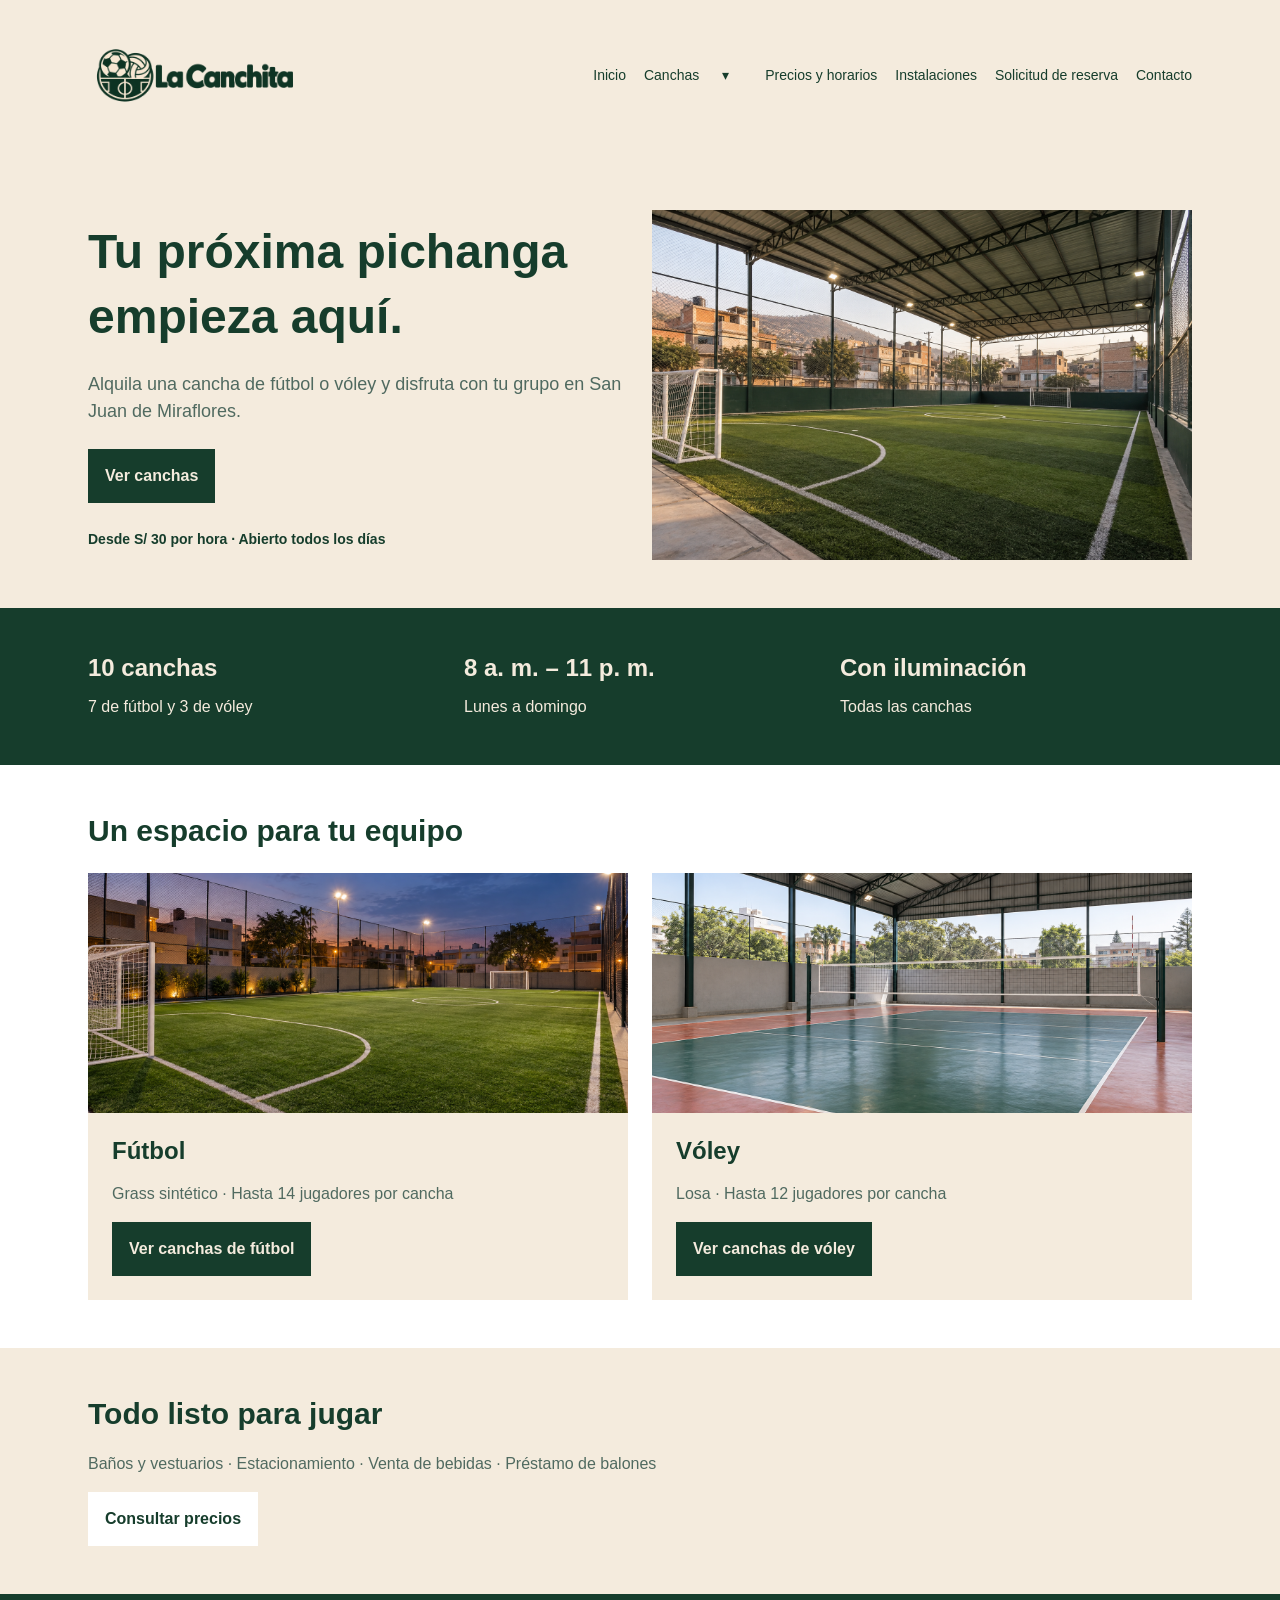
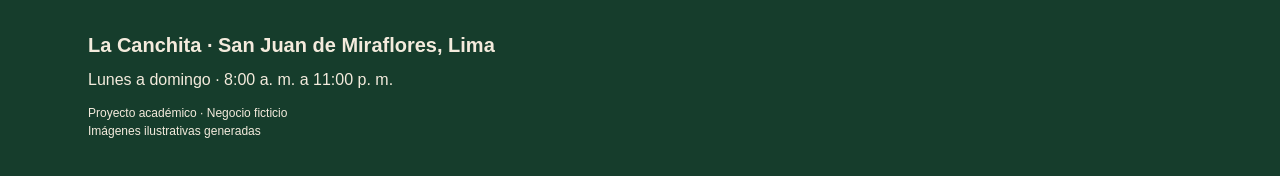
<file: index.html>
<!doctype html>
<html lang="es">
  <head>
    <meta charset="UTF-8" />
    <meta name="viewport" content="width=device-width, initial-scale=1.0" />
    <title>Alquiler de canchas deportivas en Lima | La Canchita</title>
    <meta
      name="description"
      content="Conoce La Canchita: 7 canchas de fútbol y 3 de vóley en San Juan de Miraflores. Consulta sus instalaciones, precios y horarios."
    />
    <link rel="stylesheet" href="style/bootstrap.min.css" />
    <link rel="stylesheet" href="style/estilos.css" />
    <script src="js/bootstrap.bundle.min.js" defer></script>
    <script src="js/script.js" defer></script>
  </head>
  <body>
    <a class="salto" href="#contenido">Ir al contenido</a>
    <header class="cabecera">
      <div class="container cabecera-interior">
        <a href="index.html" aria-current="page" class="marca" aria-label="La Canchita, inicio"
          ><img src="images/logo-la-canchita.png" alt="La Canchita" width="2048" height="768"
        /></a>
        <button
          class="btn boton-menu"
          id="boton-menu"
          type="button"
          aria-controls="menu-principal"
          aria-expanded="false"
        >
          Menú <span aria-hidden="true">☰</span>
        </button>
        <nav id="menu-principal" class="navegacion" aria-label="Menú principal">
          <a href="index.html">Inicio</a>
          <div class="grupo-submenu">
            <div class="enlace-canchas">
              <a href="canchas.html">Canchas</a
              ><button
                id="boton-submenu"
                type="button"
                aria-label="Mostrar opciones de canchas"
                aria-controls="submenu-canchas"
                aria-expanded="false"
              >
                <span aria-hidden="true">▾</span>
              </button>
            </div>
            <ul id="submenu-canchas" class="submenu" hidden>
              <li><a href="canchas.html">Todas las canchas</a></li>
              <li><a href="canchas.html?deporte=futbol">Fútbol</a></li>
              <li><a href="canchas.html?deporte=voley">Vóley</a></li>
            </ul>
          </div>
          <a href="precios-horarios.html">Precios y horarios</a>
          <a href="instalaciones.html">Instalaciones</a>
          <a href="solicitud-reserva.html">Solicitud de reserva</a>
          <a href="contacto.html">Contacto</a>
        </nav>
      </div>
    </header>
    <main id="contenido" tabindex="-1">
      <section class="hero">
        <div class="container">
          <div class="row align-items-center g-4">
            <div class="col-lg-6">
              <h1>Tu próxima pichanga<br />empieza aquí.</h1>
              <p class="introduccion">
                Alquila una cancha de fútbol o vóley y disfruta con tu grupo en San Juan de
                Miraflores.
              </p>
              <a class="btn boton-principal" href="canchas.html">Ver canchas</a>
              <p class="dato-hero">Desde S/ 30 por hora · Abierto todos los días</p>
            </div>
            <div class="col-lg-6">
              <img
                class="foto-hero"
                src="images/futbol-con-techo.png"
                alt="Ilustración de una cancha de fútbol de grass sintético con techo"
                width="1536"
                height="1024"
              />
            </div>
          </div>
        </div>
      </section>
      <section class="datos" aria-label="Datos principales">
        <div class="container">
          <div class="row g-4">
            <div class="col-md-4">
              <h2>10 canchas</h2>
              <p>7 de fútbol y 3 de vóley</p>
            </div>
            <div class="col-md-4">
              <h2>8 a. m. – 11 p. m.</h2>
              <p>Lunes a domingo</p>
            </div>
            <div class="col-md-4">
              <h2>Con iluminación</h2>
              <p>Todas las canchas</p>
            </div>
          </div>
        </div>
      </section>
      <section class="seccion">
        <div class="container">
          <h2>Un espacio para tu equipo</h2>
          <div class="row g-4">
            <div class="col-md-6">
              <article class="tarjeta-deporte">
                <img
                  src="images/futbol-aire-libre.png"
                  alt="Ilustración de una cancha de fútbol al aire libre con iluminación"
                  loading="lazy"
                  width="1536"
                  height="1024"
                />
                <div class="tarjeta-contenido">
                  <h3>Fútbol</h3>
                  <p>Grass sintético · Hasta 14 jugadores por cancha</p>
                  <a class="btn boton-principal" href="canchas.html?deporte=futbol"
                    >Ver canchas de fútbol</a
                  >
                </div>
              </article>
            </div>
            <div class="col-md-6">
              <article class="tarjeta-deporte">
                <img
                  src="images/voley-con-techo.png"
                  alt="Ilustración de una cancha de vóley de losa con techo"
                  loading="lazy"
                  width="1536"
                  height="1024"
                />
                <div class="tarjeta-contenido">
                  <h3>Vóley</h3>
                  <p>Losa · Hasta 12 jugadores por cancha</p>
                  <a class="btn boton-principal" href="canchas.html?deporte=voley"
                    >Ver canchas de vóley</a
                  >
                </div>
              </article>
            </div>
          </div>
        </div>
      </section>
      <section class="servicios">
        <div class="container">
          <h2>Todo listo para jugar</h2>
          <p>Baños y vestuarios · Estacionamiento · Venta de bebidas · Préstamo de balones</p>
          <a class="btn boton-secundario" href="precios-horarios.html">Consultar precios</a>
        </div>
      </section>
    </main>
    <footer class="pie">
      <div class="container">
        <p class="pie-titulo">La Canchita · San Juan de Miraflores, Lima</p>
        <p>Lunes a domingo · 8:00 a. m. a 11:00 p. m.</p>
        <small>Proyecto académico · Negocio ficticio<br />Imágenes ilustrativas generadas</small>
      </div>
    </footer>
  </body>
</html>
</file>
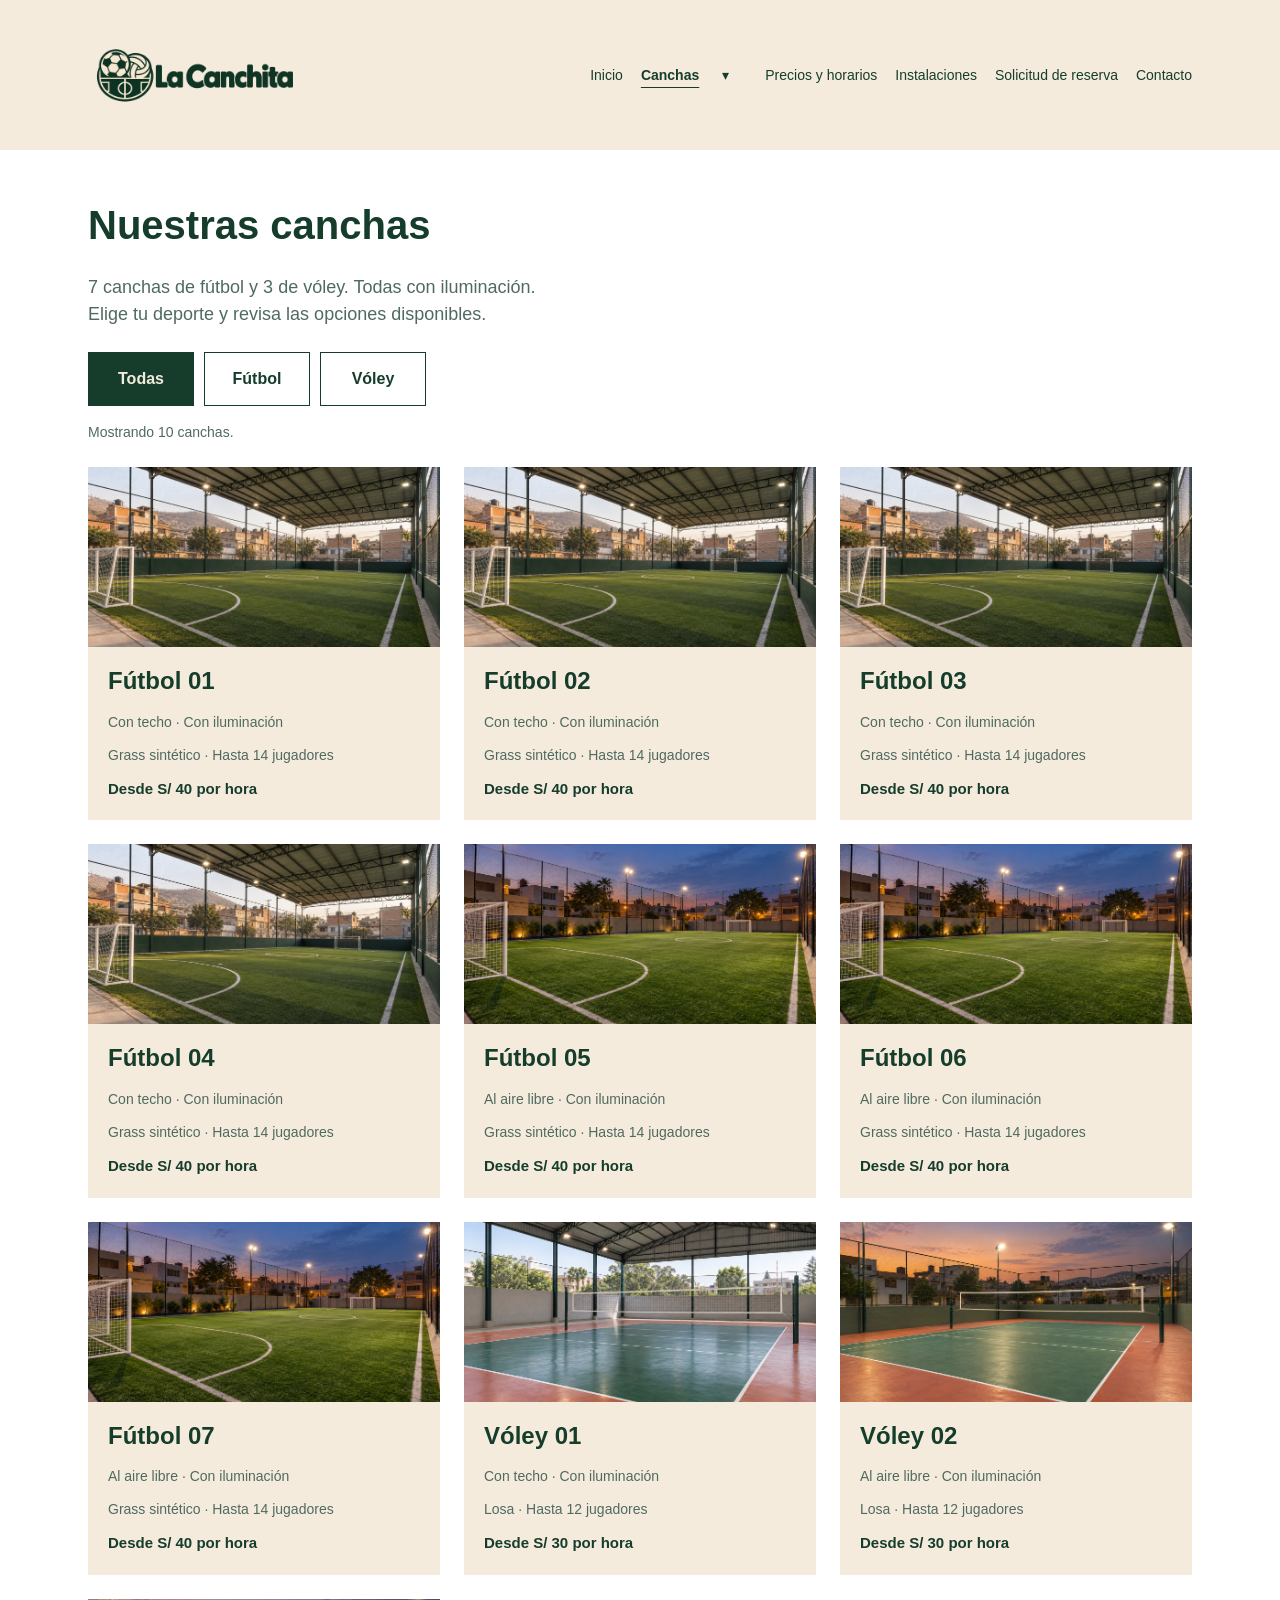
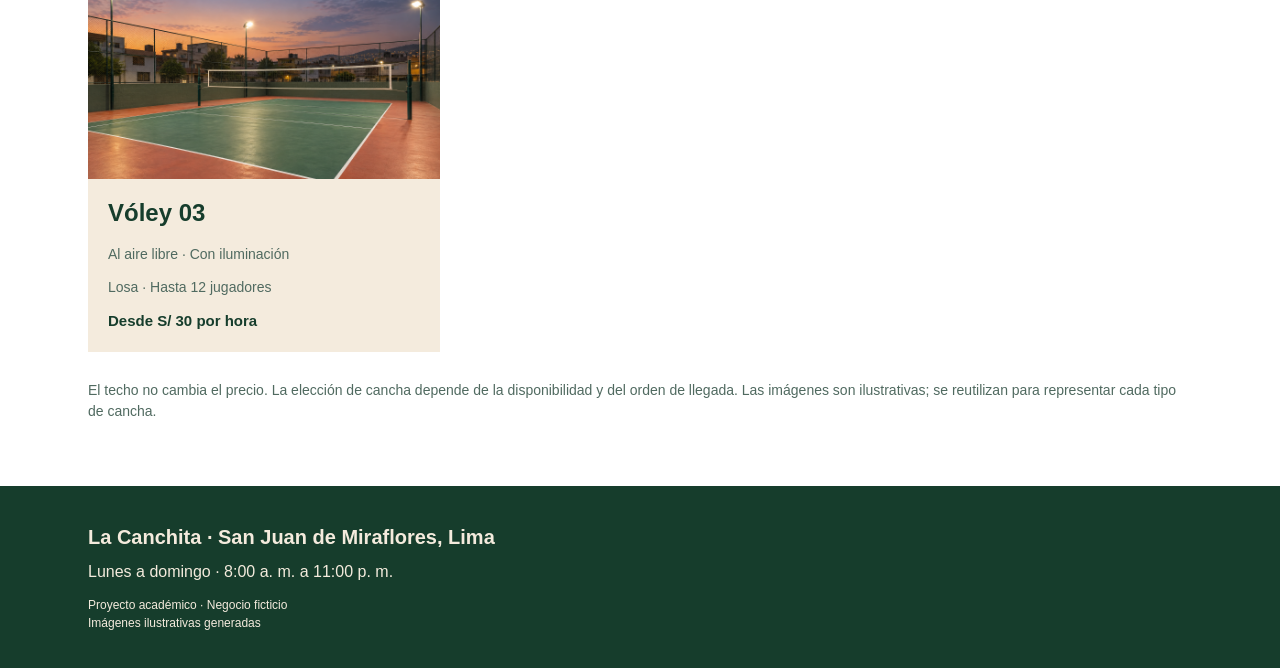
<file: canchas.html>
<!doctype html>
<html lang="es">
  <head>
    <meta charset="UTF-8" />
    <meta name="viewport" content="width=device-width, initial-scale=1.0" />
    <title>Canchas de fútbol y vóley | La Canchita</title>
    <meta
      name="description"
      content="Explora las 10 canchas de La Canchita: 7 de fútbol en grass sintético y 3 de vóley en losa. Filtra por deporte y conoce las opciones con techo."
    />
    <link rel="stylesheet" href="style/bootstrap.min.css" />
    <link rel="stylesheet" href="style/estilos.css" />
    <script src="js/bootstrap.bundle.min.js" defer></script>
    <script src="js/script.js" defer></script>
  </head>
  <body>
    <a class="salto" href="#contenido">Ir al contenido</a>
    <header class="cabecera">
      <div class="container cabecera-interior">
        <a href="index.html" class="marca" aria-label="La Canchita, inicio"
          ><img src="images/logo-la-canchita.png" alt="La Canchita" width="2048" height="768"
        /></a>
        <button
          class="btn boton-menu"
          id="boton-menu"
          type="button"
          aria-controls="menu-principal"
          aria-expanded="false"
        >
          Menú <span aria-hidden="true">☰</span>
        </button>
        <nav id="menu-principal" class="navegacion" aria-label="Menú principal">
          <a href="index.html">Inicio</a>
          <div class="grupo-submenu">
            <div class="enlace-canchas">
              <a href="canchas.html" aria-current="page">Canchas</a
              ><button
                id="boton-submenu"
                type="button"
                aria-label="Mostrar opciones de canchas"
                aria-controls="submenu-canchas"
                aria-expanded="false"
              >
                <span aria-hidden="true">▾</span>
              </button>
            </div>
            <ul id="submenu-canchas" class="submenu" hidden>
              <li><a href="canchas.html">Todas las canchas</a></li>
              <li><a href="canchas.html?deporte=futbol">Fútbol</a></li>
              <li><a href="canchas.html?deporte=voley">Vóley</a></li>
            </ul>
          </div>
          <a href="precios-horarios.html">Precios y horarios</a>
          <a href="instalaciones.html">Instalaciones</a>
          <a href="solicitud-reserva.html">Solicitud de reserva</a>
          <a href="contacto.html">Contacto</a>
        </nav>
      </div>
    </header>
    <main id="contenido" tabindex="-1">
      <section class="seccion catalogo">
        <div class="container">
          <h1>Nuestras canchas</h1>
          <p class="introduccion">
            7 canchas de fútbol y 3 de vóley. Todas con iluminación.<br />Elige tu deporte y revisa
            las opciones disponibles.
          </p>
          <div class="filtros" role="group" aria-label="Filtrar canchas por deporte">
            <button class="btn filtro activo" type="button" data-filtro="todas" aria-pressed="true">
              Todas</button
            ><button class="btn filtro" type="button" data-filtro="futbol" aria-pressed="false">
              Fútbol</button
            ><button class="btn filtro" type="button" data-filtro="voley" aria-pressed="false">
              Vóley
            </button>
          </div>
          <p id="resultado-filtro" role="status" aria-live="polite">Mostrando 10 canchas.</p>
          <div class="row g-4" id="lista-canchas">
            <div class="col-md-6 col-lg-4 cancha" data-deporte="futbol">
              <article class="tarjeta-cancha">
                <img
                  src="images/futbol-con-techo.png"
                  alt="Ilustración de Fútbol 01: grass sintético, con techo"
                  loading="lazy"
                  width="1536"
                  height="1024"
                />
                <div class="tarjeta-contenido">
                  <h2>Fútbol 01</h2>
                  <p>Con techo · Con iluminación</p>
                  <p class="detalle">Grass sintético · Hasta 14 jugadores</p>
                  <p class="precio">Desde S/ 40 por hora</p>
                </div>
              </article>
            </div>
            <div class="col-md-6 col-lg-4 cancha" data-deporte="futbol">
              <article class="tarjeta-cancha">
                <img
                  src="images/futbol-con-techo.png"
                  alt="Ilustración de Fútbol 02: grass sintético, con techo"
                  loading="lazy"
                  width="1536"
                  height="1024"
                />
                <div class="tarjeta-contenido">
                  <h2>Fútbol 02</h2>
                  <p>Con techo · Con iluminación</p>
                  <p class="detalle">Grass sintético · Hasta 14 jugadores</p>
                  <p class="precio">Desde S/ 40 por hora</p>
                </div>
              </article>
            </div>
            <div class="col-md-6 col-lg-4 cancha" data-deporte="futbol">
              <article class="tarjeta-cancha">
                <img
                  src="images/futbol-con-techo.png"
                  alt="Ilustración de Fútbol 03: grass sintético, con techo"
                  loading="lazy"
                  width="1536"
                  height="1024"
                />
                <div class="tarjeta-contenido">
                  <h2>Fútbol 03</h2>
                  <p>Con techo · Con iluminación</p>
                  <p class="detalle">Grass sintético · Hasta 14 jugadores</p>
                  <p class="precio">Desde S/ 40 por hora</p>
                </div>
              </article>
            </div>
            <div class="col-md-6 col-lg-4 cancha" data-deporte="futbol">
              <article class="tarjeta-cancha">
                <img
                  src="images/futbol-con-techo.png"
                  alt="Ilustración de Fútbol 04: grass sintético, con techo"
                  loading="lazy"
                  width="1536"
                  height="1024"
                />
                <div class="tarjeta-contenido">
                  <h2>Fútbol 04</h2>
                  <p>Con techo · Con iluminación</p>
                  <p class="detalle">Grass sintético · Hasta 14 jugadores</p>
                  <p class="precio">Desde S/ 40 por hora</p>
                </div>
              </article>
            </div>
            <div class="col-md-6 col-lg-4 cancha" data-deporte="futbol">
              <article class="tarjeta-cancha">
                <img
                  src="images/futbol-aire-libre.png"
                  alt="Ilustración de Fútbol 05: grass sintético, al aire libre"
                  loading="lazy"
                  width="1536"
                  height="1024"
                />
                <div class="tarjeta-contenido">
                  <h2>Fútbol 05</h2>
                  <p>Al aire libre · Con iluminación</p>
                  <p class="detalle">Grass sintético · Hasta 14 jugadores</p>
                  <p class="precio">Desde S/ 40 por hora</p>
                </div>
              </article>
            </div>
            <div class="col-md-6 col-lg-4 cancha" data-deporte="futbol">
              <article class="tarjeta-cancha">
                <img
                  src="images/futbol-aire-libre.png"
                  alt="Ilustración de Fútbol 06: grass sintético, al aire libre"
                  loading="lazy"
                  width="1536"
                  height="1024"
                />
                <div class="tarjeta-contenido">
                  <h2>Fútbol 06</h2>
                  <p>Al aire libre · Con iluminación</p>
                  <p class="detalle">Grass sintético · Hasta 14 jugadores</p>
                  <p class="precio">Desde S/ 40 por hora</p>
                </div>
              </article>
            </div>
            <div class="col-md-6 col-lg-4 cancha" data-deporte="futbol">
              <article class="tarjeta-cancha">
                <img
                  src="images/futbol-aire-libre.png"
                  alt="Ilustración de Fútbol 07: grass sintético, al aire libre"
                  loading="lazy"
                  width="1536"
                  height="1024"
                />
                <div class="tarjeta-contenido">
                  <h2>Fútbol 07</h2>
                  <p>Al aire libre · Con iluminación</p>
                  <p class="detalle">Grass sintético · Hasta 14 jugadores</p>
                  <p class="precio">Desde S/ 40 por hora</p>
                </div>
              </article>
            </div>
            <div class="col-md-6 col-lg-4 cancha" data-deporte="voley">
              <article class="tarjeta-cancha">
                <img
                  src="images/voley-con-techo.png"
                  alt="Ilustración de Vóley 01: losa, con techo"
                  loading="lazy"
                  width="1536"
                  height="1024"
                />
                <div class="tarjeta-contenido">
                  <h2>Vóley 01</h2>
                  <p>Con techo · Con iluminación</p>
                  <p class="detalle">Losa · Hasta 12 jugadores</p>
                  <p class="precio">Desde S/ 30 por hora</p>
                </div>
              </article>
            </div>
            <div class="col-md-6 col-lg-4 cancha" data-deporte="voley">
              <article class="tarjeta-cancha">
                <img
                  src="images/voley-aire-libre.png"
                  alt="Ilustración de Vóley 02: losa, al aire libre"
                  loading="lazy"
                  width="1536"
                  height="1024"
                />
                <div class="tarjeta-contenido">
                  <h2>Vóley 02</h2>
                  <p>Al aire libre · Con iluminación</p>
                  <p class="detalle">Losa · Hasta 12 jugadores</p>
                  <p class="precio">Desde S/ 30 por hora</p>
                </div>
              </article>
            </div>
            <div class="col-md-6 col-lg-4 cancha" data-deporte="voley">
              <article class="tarjeta-cancha">
                <img
                  src="images/voley-aire-libre.png"
                  alt="Ilustración de Vóley 03: losa, al aire libre"
                  loading="lazy"
                  width="1536"
                  height="1024"
                />
                <div class="tarjeta-contenido">
                  <h2>Vóley 03</h2>
                  <p>Al aire libre · Con iluminación</p>
                  <p class="detalle">Losa · Hasta 12 jugadores</p>
                  <p class="precio">Desde S/ 30 por hora</p>
                </div>
              </article>
            </div>
          </div>
          <p class="nota">
            El techo no cambia el precio. La elección de cancha depende de la disponibilidad y del
            orden de llegada. Las imágenes son ilustrativas; se reutilizan para representar cada
            tipo de cancha.
          </p>
        </div>
      </section>
    </main>
    <footer class="pie">
      <div class="container">
        <p class="pie-titulo">La Canchita · San Juan de Miraflores, Lima</p>
        <p>Lunes a domingo · 8:00 a. m. a 11:00 p. m.</p>
        <small>Proyecto académico · Negocio ficticio<br />Imágenes ilustrativas generadas</small>
      </div>
    </footer>
  </body>
</html>
</file>
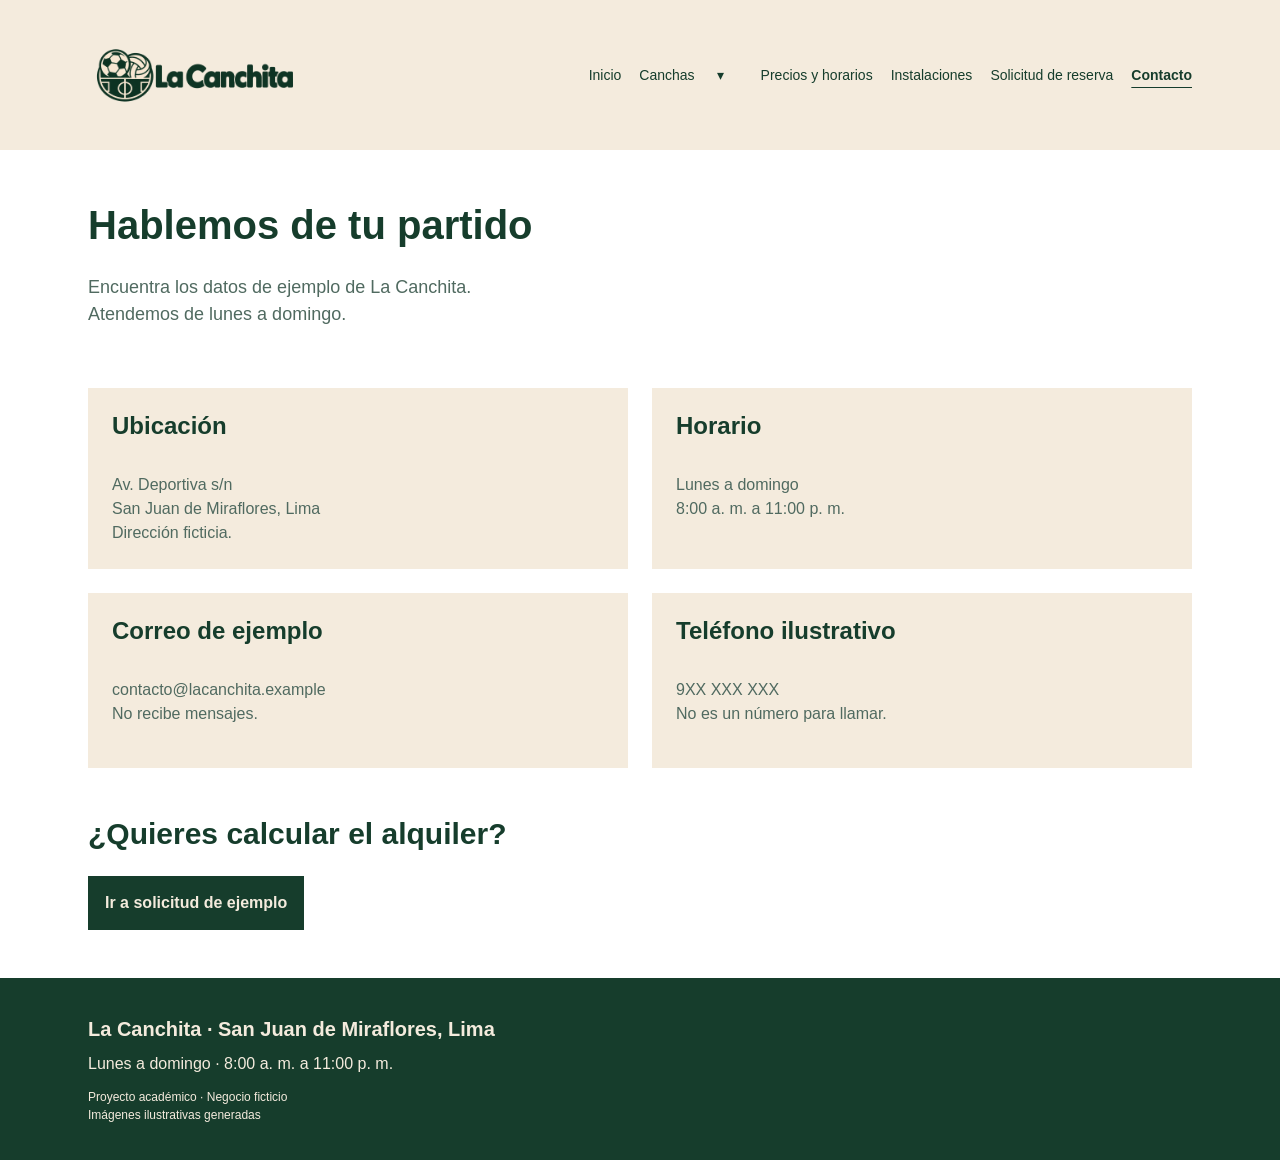
<file: contacto.html>
<!doctype html>
<html lang="es">
  <head>
    <meta charset="UTF-8" />
    <meta name="viewport" content="width=device-width, initial-scale=1.0" />
    <title>Contacto y ubicación de ejemplo | La Canchita</title>
    <meta
      name="description"
      content="Consulta el horario y los datos ficticios de La Canchita en San Juan de Miraflores, Lima. Información ilustrativa para el proyecto académico."
    />
    <link rel="stylesheet" href="style/bootstrap.min.css" />
    <link rel="stylesheet" href="style/estilos.css" />
    <script src="js/bootstrap.bundle.min.js" defer></script>
    <script src="js/script.js" defer></script>
  </head>
  <body>
    <a class="salto" href="#contenido">Ir al contenido</a>
    <header class="cabecera">
      <div class="container cabecera-interior">
        <a href="index.html" class="marca" aria-label="La Canchita, inicio"
          ><img src="images/logo-la-canchita.png" alt="La Canchita" width="2048" height="768"
        /></a>
        <button
          class="btn boton-menu"
          id="boton-menu"
          type="button"
          aria-controls="menu-principal"
          aria-expanded="false"
        >
          Menú <span aria-hidden="true">☰</span>
        </button>
        <nav id="menu-principal" class="navegacion" aria-label="Menú principal">
          <a href="index.html">Inicio</a>
          <div class="grupo-submenu">
            <div class="enlace-canchas">
              <a href="canchas.html">Canchas</a
              ><button
                id="boton-submenu"
                type="button"
                aria-label="Mostrar opciones de canchas"
                aria-controls="submenu-canchas"
                aria-expanded="false"
              >
                <span aria-hidden="true">▾</span>
              </button>
            </div>
            <ul id="submenu-canchas" class="submenu" hidden>
              <li><a href="canchas.html">Todas las canchas</a></li>
              <li><a href="canchas.html?deporte=futbol">Fútbol</a></li>
              <li><a href="canchas.html?deporte=voley">Vóley</a></li>
            </ul>
          </div>
          <a href="precios-horarios.html">Precios y horarios</a>
          <a href="instalaciones.html">Instalaciones</a>
          <a href="solicitud-reserva.html">Solicitud de reserva</a>
          <a href="contacto.html" aria-current="page">Contacto</a>
        </nav>
      </div>
    </header>
    <main id="contenido" tabindex="-1">
      <section class="seccion">
        <div class="container">
          <h1>Hablemos de tu partido</h1>
          <p class="introduccion">
            Encuentra los datos de ejemplo de La Canchita.<br />Atendemos de lunes a domingo.
          </p>
          <div class="row g-4 contacto-datos">
            <div class="col-md-6">
              <section class="bloque-informacion">
                <h2>Ubicación</h2>
                <p>Av. Deportiva s/n<br />San Juan de Miraflores, Lima<br />Dirección ficticia.</p>
              </section>
            </div>
            <div class="col-md-6">
              <section class="bloque-informacion">
                <h2>Horario</h2>
                <p>Lunes a domingo<br />8:00 a. m. a 11:00 p. m.</p>
              </section>
            </div>
            <div class="col-md-6">
              <section class="bloque-informacion">
                <h2>Correo de ejemplo</h2>
                <p>contacto@lacanchita.example<br />No recibe mensajes.</p>
              </section>
            </div>
            <div class="col-md-6">
              <section class="bloque-informacion">
                <h2>Teléfono ilustrativo</h2>
                <p>9XX XXX XXX<br />No es un número para llamar.</p>
              </section>
            </div>
          </div>
          <section class="contacto-solicitud">
            <h2>¿Quieres calcular el alquiler?</h2>
            <a class="btn boton-principal" href="solicitud-reserva.html"
              >Ir a solicitud de ejemplo</a
            >
          </section>
        </div>
      </section>
    </main>
    <footer class="pie">
      <div class="container">
        <p class="pie-titulo">La Canchita · San Juan de Miraflores, Lima</p>
        <p>Lunes a domingo · 8:00 a. m. a 11:00 p. m.</p>
        <small>Proyecto académico · Negocio ficticio<br />Imágenes ilustrativas generadas</small>
      </div>
    </footer>
  </body>
</html>
</file>
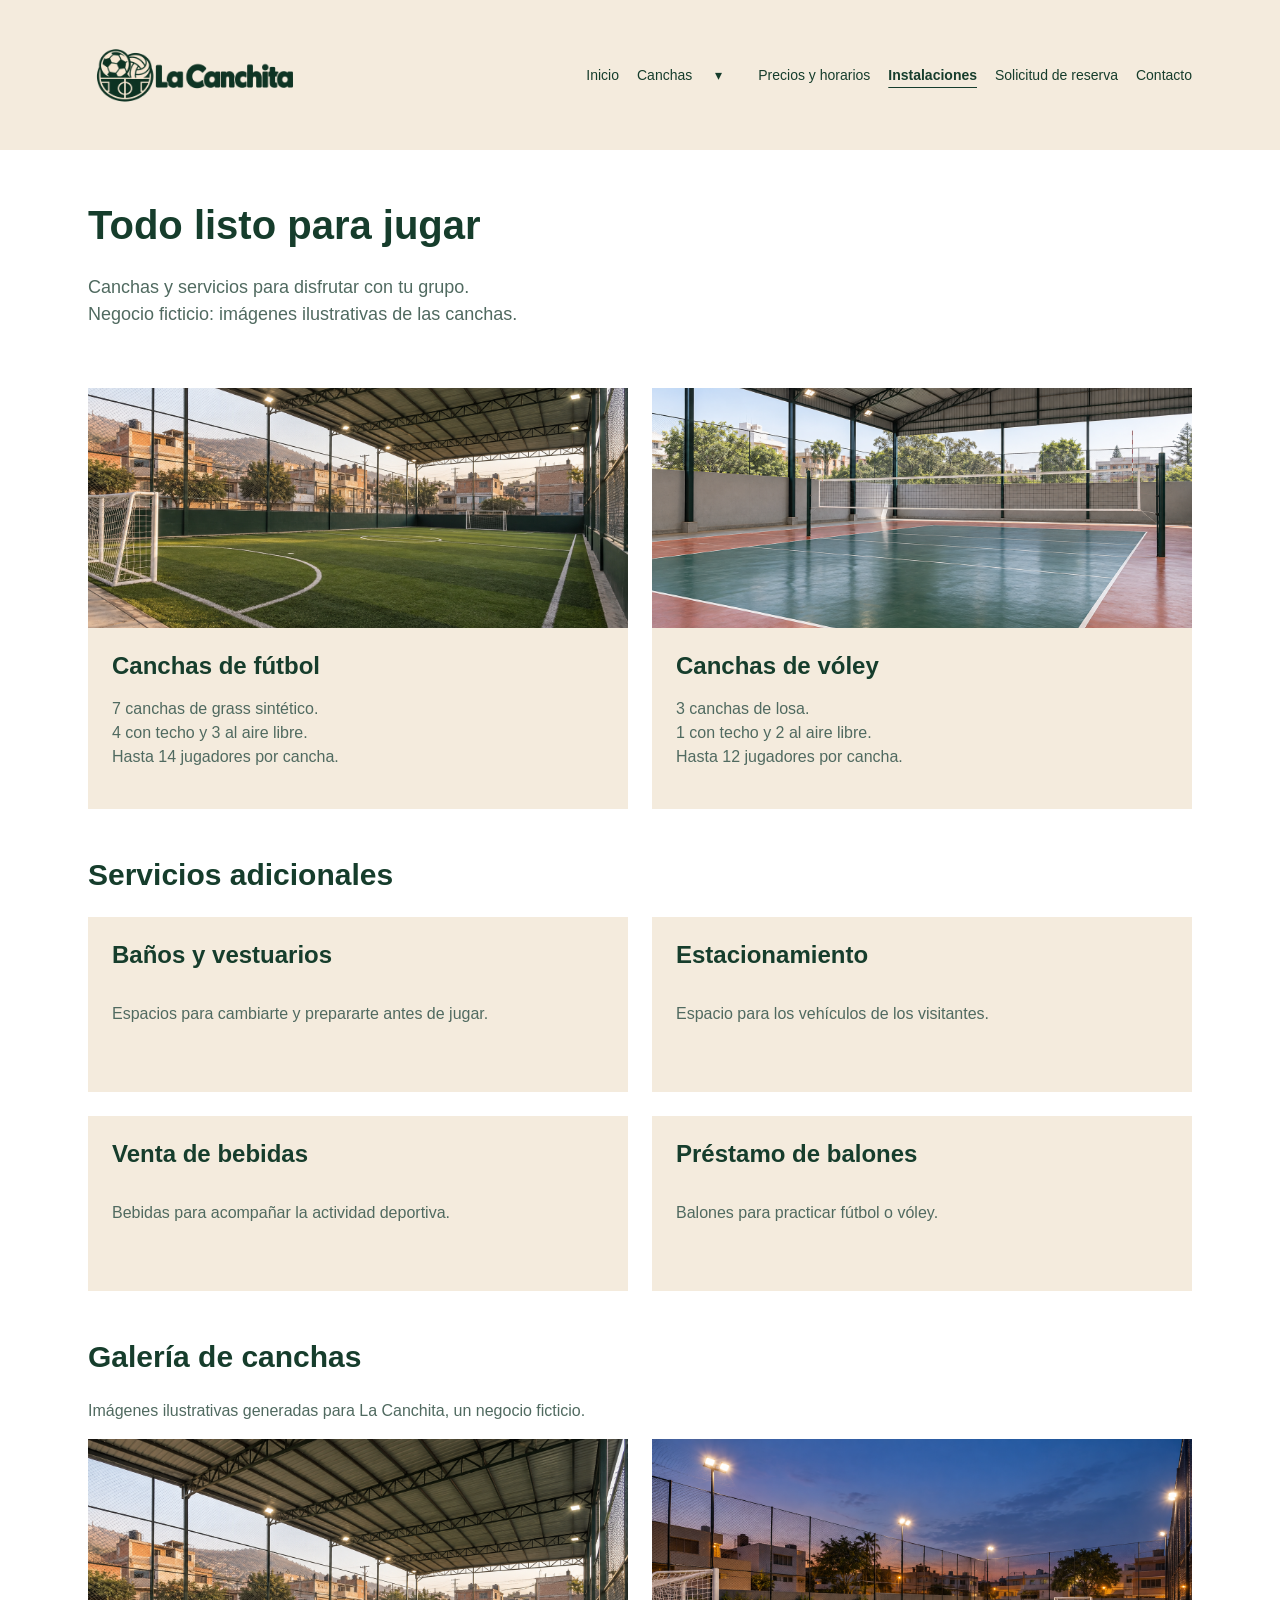
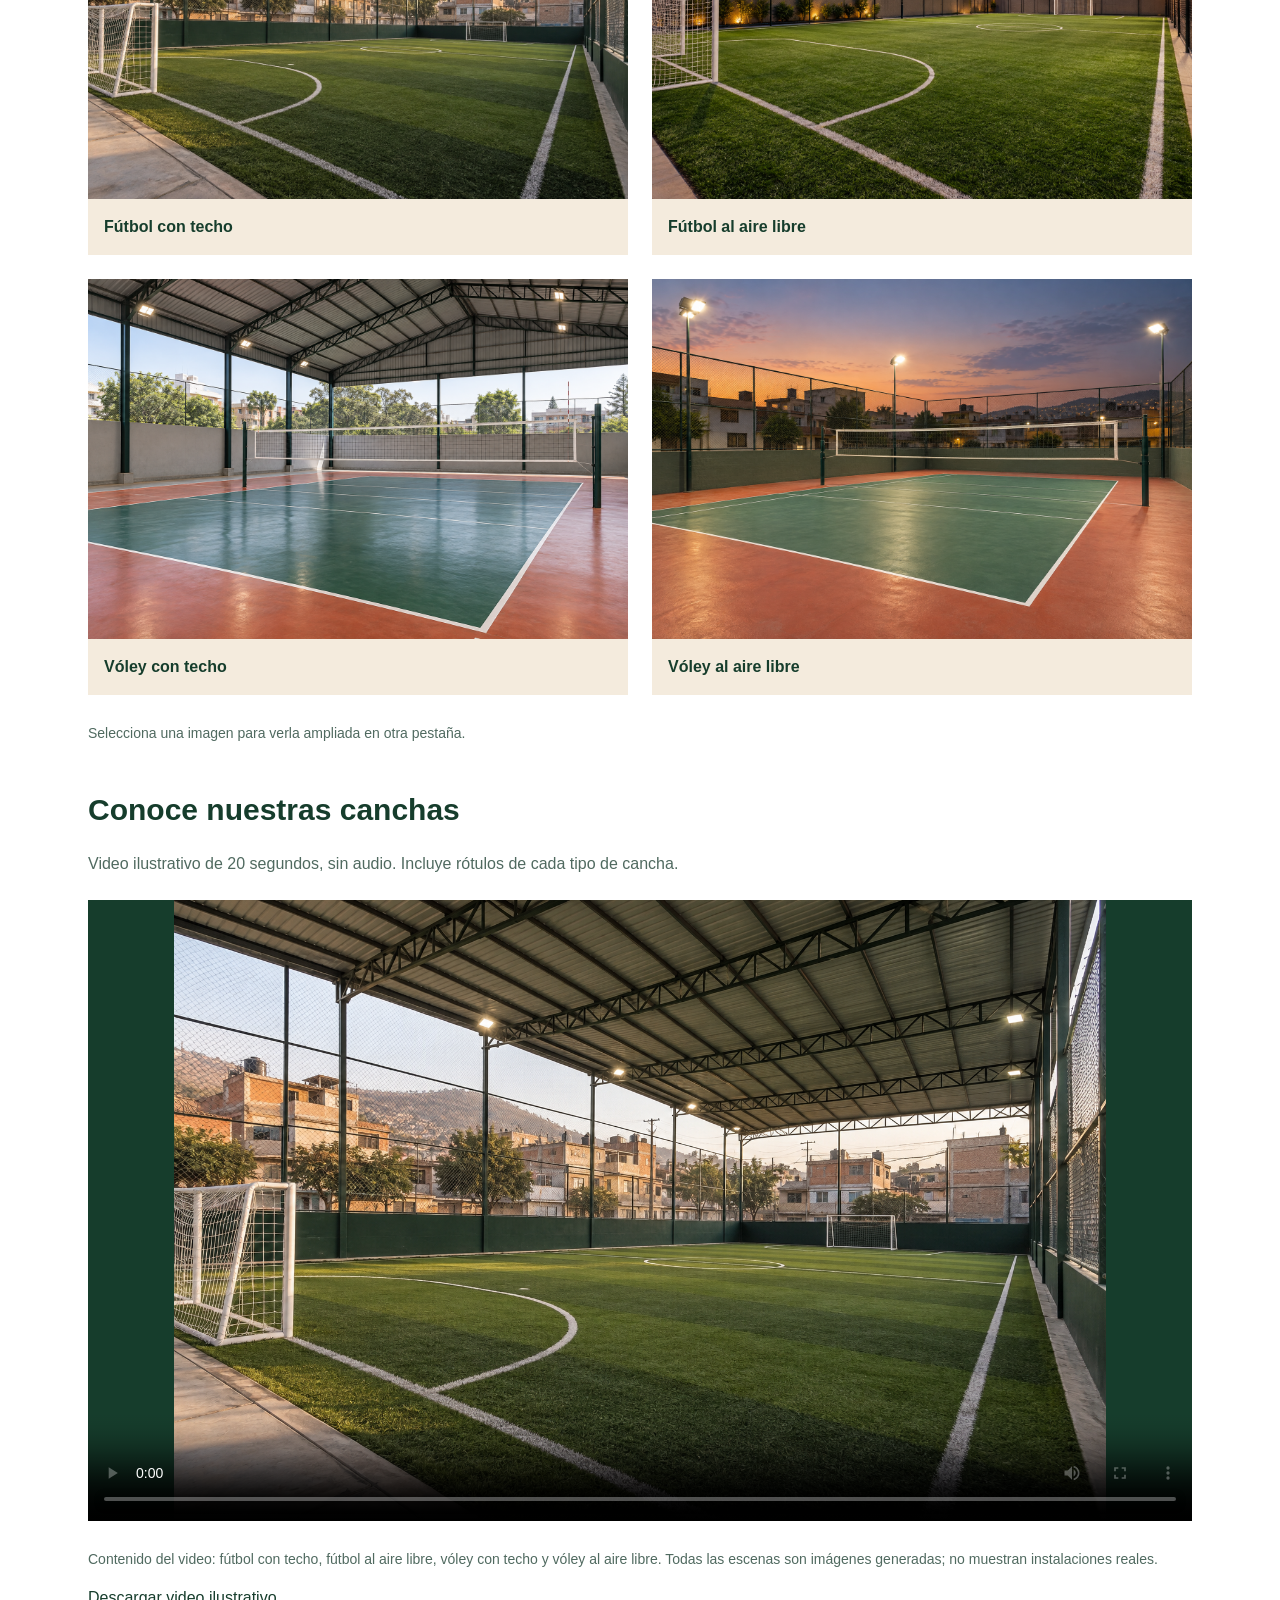
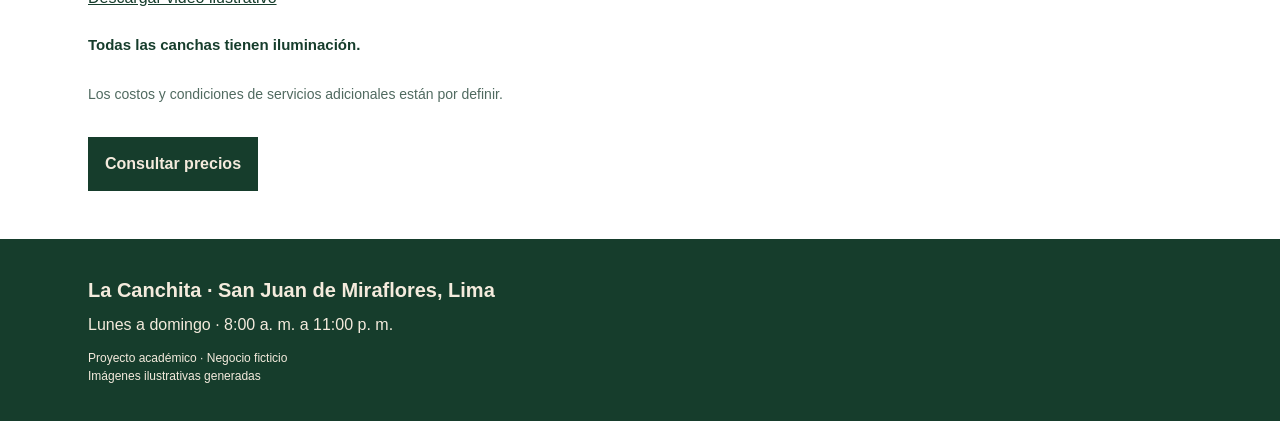
<file: instalaciones.html>
<!doctype html>
<html lang="es">
  <head>
    <meta charset="UTF-8" />
    <meta name="viewport" content="width=device-width, initial-scale=1.0" />
    <title>Instalaciones y servicios | La Canchita</title>
    <meta
      name="description"
      content="Conoce las instalaciones ficticias de La Canchita: canchas con techo y al aire libre, iluminación, baños, vestuarios y otros servicios."
    />
    <link rel="stylesheet" href="style/bootstrap.min.css" />
    <link rel="stylesheet" href="style/estilos.css" />
    <script src="js/bootstrap.bundle.min.js" defer></script>
    <script src="js/script.js" defer></script>
  </head>
  <body>
    <a class="salto" href="#contenido">Ir al contenido</a>
    <header class="cabecera">
      <div class="container cabecera-interior">
        <a href="index.html" class="marca" aria-label="La Canchita, inicio"
          ><img src="images/logo-la-canchita.png" alt="La Canchita" width="2048" height="768"
        /></a>
        <button
          class="btn boton-menu"
          id="boton-menu"
          type="button"
          aria-controls="menu-principal"
          aria-expanded="false"
        >
          Menú <span aria-hidden="true">☰</span>
        </button>
        <nav id="menu-principal" class="navegacion" aria-label="Menú principal">
          <a href="index.html">Inicio</a>
          <div class="grupo-submenu">
            <div class="enlace-canchas">
              <a href="canchas.html">Canchas</a
              ><button
                id="boton-submenu"
                type="button"
                aria-label="Mostrar opciones de canchas"
                aria-controls="submenu-canchas"
                aria-expanded="false"
              >
                <span aria-hidden="true">▾</span>
              </button>
            </div>
            <ul id="submenu-canchas" class="submenu" hidden>
              <li><a href="canchas.html">Todas las canchas</a></li>
              <li><a href="canchas.html?deporte=futbol">Fútbol</a></li>
              <li><a href="canchas.html?deporte=voley">Vóley</a></li>
            </ul>
          </div>
          <a href="precios-horarios.html">Precios y horarios</a>
          <a href="instalaciones.html" aria-current="page">Instalaciones</a>
          <a href="solicitud-reserva.html">Solicitud de reserva</a>
          <a href="contacto.html">Contacto</a>
        </nav>
      </div>
    </header>
    <main id="contenido" tabindex="-1">
      <section class="seccion">
        <div class="container">
          <h1>Todo listo para jugar</h1>
          <p class="introduccion">
            Canchas y servicios para disfrutar con tu grupo.<br />Negocio ficticio: imágenes
            ilustrativas de las canchas.
          </p>
          <div class="row g-4 instalaciones-canchas">
            <div class="col-md-6">
              <article class="tarjeta-deporte">
                <img
                  src="images/futbol-con-techo.png"
                  alt="Ilustración de una cancha de fútbol de grass sintético con techo"
                  width="1536"
                  height="1024"
                />
                <div class="tarjeta-contenido">
                  <h2>Canchas de fútbol</h2>
                  <p>
                    7 canchas de grass sintético.<br />4 con techo y 3 al aire libre.<br />Hasta 14
                    jugadores por cancha.
                  </p>
                </div>
              </article>
            </div>
            <div class="col-md-6">
              <article class="tarjeta-deporte">
                <img
                  src="images/voley-con-techo.png"
                  alt="Ilustración de una cancha de vóley de losa con techo"
                  width="1536"
                  height="1024"
                />
                <div class="tarjeta-contenido">
                  <h2>Canchas de vóley</h2>
                  <p>
                    3 canchas de losa.<br />1 con techo y 2 al aire libre.<br />Hasta 12 jugadores
                    por cancha.
                  </p>
                </div>
              </article>
            </div>
          </div>
          <section class="servicios-instalaciones">
            <h2>Servicios adicionales</h2>
            <div class="row g-4">
              <div class="col-md-6">
                <article class="bloque-informacion">
                  <h3>Baños y vestuarios</h3>
                  <p>Espacios para cambiarte y prepararte antes de jugar.</p>
                </article>
              </div>
              <div class="col-md-6">
                <article class="bloque-informacion">
                  <h3>Estacionamiento</h3>
                  <p>Espacio para los vehículos de los visitantes.</p>
                </article>
              </div>
              <div class="col-md-6">
                <article class="bloque-informacion">
                  <h3>Venta de bebidas</h3>
                  <p>Bebidas para acompañar la actividad deportiva.</p>
                </article>
              </div>
              <div class="col-md-6">
                <article class="bloque-informacion">
                  <h3>Préstamo de balones</h3>
                  <p>Balones para practicar fútbol o vóley.</p>
                </article>
              </div>
            </div>
          </section>
          <section class="multimedia-instalaciones" aria-labelledby="titulo-galeria">
            <h2 id="titulo-galeria">Galería de canchas</h2>
            <p>Imágenes ilustrativas generadas para La Canchita, un negocio ficticio.</p>
            <div class="row g-4">
              <div class="col-sm-6">
                <figure class="foto-galeria">
                  <a
                    href="images/futbol-con-techo.png"
                    target="_blank"
                    rel="noopener"
                    aria-label="Ver imagen ampliada: Fútbol con techo"
                    ><img
                      src="images/futbol-con-techo.png"
                      alt="Cancha ilustrativa de fútbol de grass sintético con techo"
                      width="1536"
                      height="1024"
                      loading="lazy"
                  /></a>
                  <figcaption>Fútbol con techo</figcaption>
                </figure>
              </div>
              <div class="col-sm-6">
                <figure class="foto-galeria">
                  <a
                    href="images/futbol-aire-libre.png"
                    target="_blank"
                    rel="noopener"
                    aria-label="Ver imagen ampliada: Fútbol al aire libre"
                    ><img
                      src="images/futbol-aire-libre.png"
                      alt="Cancha ilustrativa de fútbol de grass sintético al aire libre"
                      width="1536"
                      height="1024"
                      loading="lazy"
                  /></a>
                  <figcaption>Fútbol al aire libre</figcaption>
                </figure>
              </div>
              <div class="col-sm-6">
                <figure class="foto-galeria">
                  <a
                    href="images/voley-con-techo.png"
                    target="_blank"
                    rel="noopener"
                    aria-label="Ver imagen ampliada: Vóley con techo"
                    ><img
                      src="images/voley-con-techo.png"
                      alt="Cancha ilustrativa de vóley de losa con techo"
                      width="1536"
                      height="1024"
                      loading="lazy"
                  /></a>
                  <figcaption>Vóley con techo</figcaption>
                </figure>
              </div>
              <div class="col-sm-6">
                <figure class="foto-galeria">
                  <a
                    href="images/voley-aire-libre.png"
                    target="_blank"
                    rel="noopener"
                    aria-label="Ver imagen ampliada: Vóley al aire libre"
                    ><img
                      src="images/voley-aire-libre.png"
                      alt="Cancha ilustrativa de vóley de losa al aire libre"
                      width="1536"
                      height="1024"
                      loading="lazy"
                  /></a>
                  <figcaption>Vóley al aire libre</figcaption>
                </figure>
              </div>
            </div>
            <p class="nota">Selecciona una imagen para verla ampliada en otra pestaña.</p>
          </section>
          <section class="multimedia-instalaciones" aria-labelledby="titulo-video">
            <h2 id="titulo-video">Conoce nuestras canchas</h2>
            <p>
              Video ilustrativo de 20 segundos, sin audio. Incluye rótulos de cada tipo de cancha.
            </p>
            <video
              id="video-canchas"
              class="video-canchas"
              controls
              playsinline
              preload="metadata"
              poster="images/futbol-con-techo.png"
              width="1280"
              height="720"
            >
              <source src="videos/canchas-la-canchita.mp4" type="video/mp4" />
              Tu navegador no puede reproducir este video.
              <a href="videos/canchas-la-canchita.mp4">Descargar video de las canchas</a>.
            </video>
            <p class="nota">
              Contenido del video: fútbol con techo, fútbol al aire libre, vóley con techo y vóley
              al aire libre. Todas las escenas son imágenes generadas; no muestran instalaciones
              reales.
            </p>
            <a href="videos/canchas-la-canchita.mp4" download>Descargar video ilustrativo</a>
          </section>
          <p class="precio mt-4">Todas las canchas tienen iluminación.</p>
          <p class="nota">Los costos y condiciones de servicios adicionales están por definir.</p>
          <a class="btn boton-principal mt-3" href="precios-horarios.html">Consultar precios</a>
        </div>
      </section>
    </main>
    <footer class="pie">
      <div class="container">
        <p class="pie-titulo">La Canchita · San Juan de Miraflores, Lima</p>
        <p>Lunes a domingo · 8:00 a. m. a 11:00 p. m.</p>
        <small>Proyecto académico · Negocio ficticio<br />Imágenes ilustrativas generadas</small>
      </div>
    </footer>
  </body>
</html>
</file>
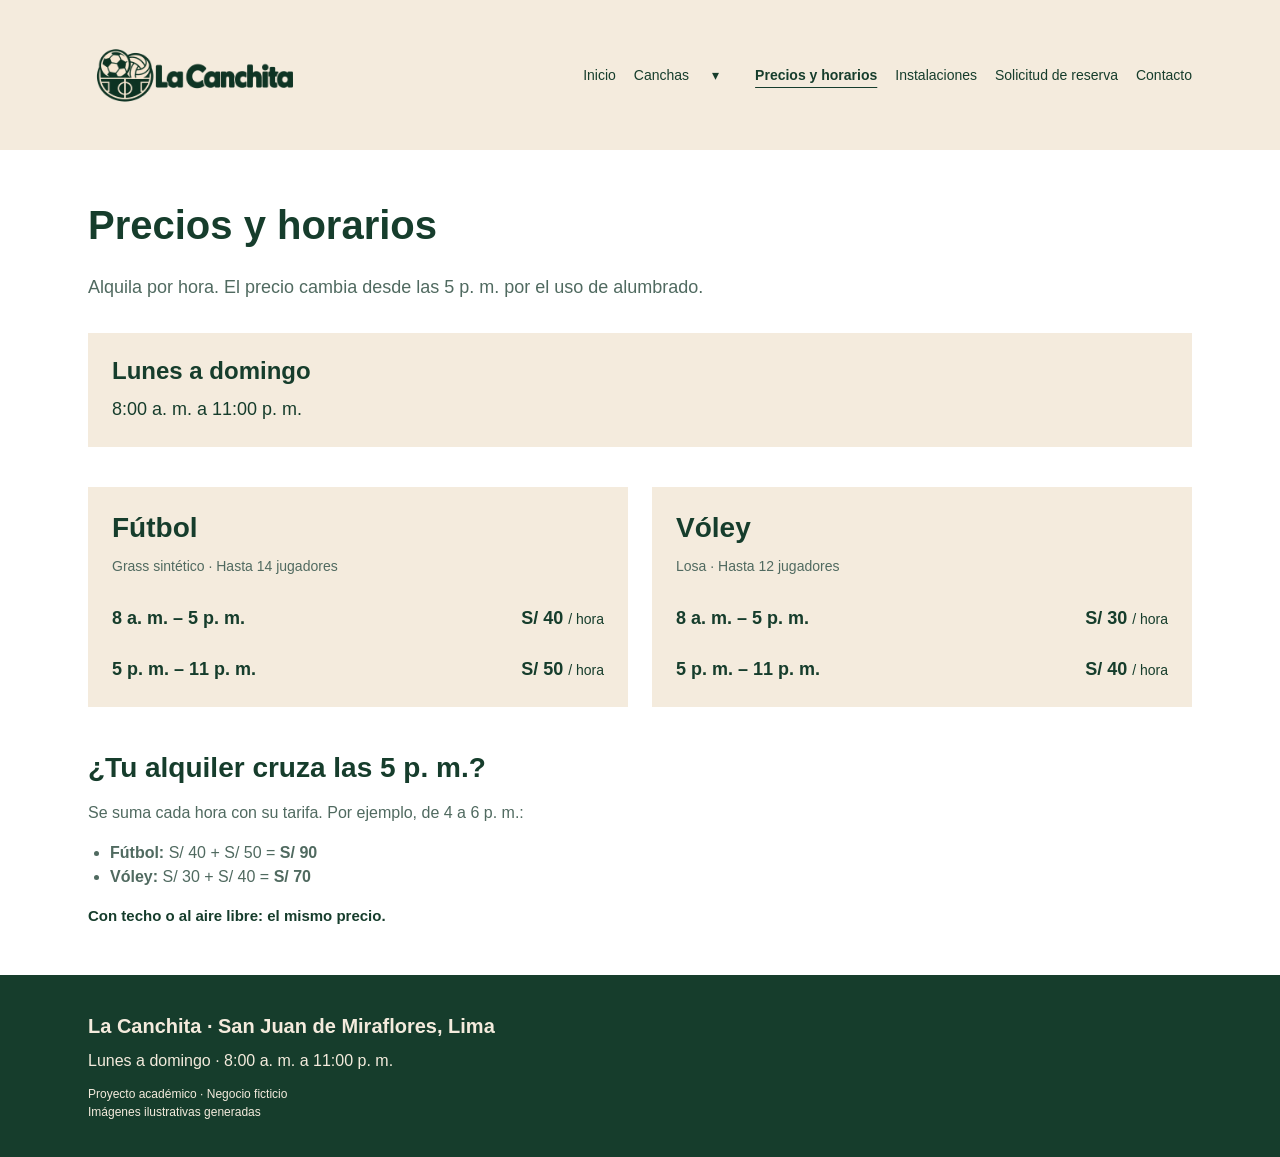
<file: precios-horarios.html>
<!doctype html>
<html lang="es">
  <head>
    <meta charset="UTF-8" />
    <meta name="viewport" content="width=device-width, initial-scale=1.0" />
    <title>Precios por hora y horarios | La Canchita</title>
    <meta
      name="description"
      content="Consulta las tarifas de La Canchita: fútbol desde S/ 40 y vóley desde S/ 30 por hora. Atención todos los días de 8 a. m. a 11 p. m."
    />
    <link rel="stylesheet" href="style/bootstrap.min.css" />
    <link rel="stylesheet" href="style/estilos.css" />
    <script src="js/bootstrap.bundle.min.js" defer></script>
    <script src="js/script.js" defer></script>
  </head>
  <body>
    <a class="salto" href="#contenido">Ir al contenido</a>
    <header class="cabecera">
      <div class="container cabecera-interior">
        <a href="index.html" class="marca" aria-label="La Canchita, inicio"
          ><img src="images/logo-la-canchita.png" alt="La Canchita" width="2048" height="768"
        /></a>
        <button
          class="btn boton-menu"
          id="boton-menu"
          type="button"
          aria-controls="menu-principal"
          aria-expanded="false"
        >
          Menú <span aria-hidden="true">☰</span>
        </button>
        <nav id="menu-principal" class="navegacion" aria-label="Menú principal">
          <a href="index.html">Inicio</a>
          <div class="grupo-submenu">
            <div class="enlace-canchas">
              <a href="canchas.html">Canchas</a
              ><button
                id="boton-submenu"
                type="button"
                aria-label="Mostrar opciones de canchas"
                aria-controls="submenu-canchas"
                aria-expanded="false"
              >
                <span aria-hidden="true">▾</span>
              </button>
            </div>
            <ul id="submenu-canchas" class="submenu" hidden>
              <li><a href="canchas.html">Todas las canchas</a></li>
              <li><a href="canchas.html?deporte=futbol">Fútbol</a></li>
              <li><a href="canchas.html?deporte=voley">Vóley</a></li>
            </ul>
          </div>
          <a href="precios-horarios.html" aria-current="page">Precios y horarios</a>
          <a href="instalaciones.html">Instalaciones</a>
          <a href="solicitud-reserva.html">Solicitud de reserva</a>
          <a href="contacto.html">Contacto</a>
        </nav>
      </div>
    </header>
    <main id="contenido" tabindex="-1">
      <section class="seccion precios">
        <div class="container">
          <h1>Precios y horarios</h1>
          <p class="introduccion">
            Alquila por hora. El precio cambia desde las 5 p. m. por el uso de alumbrado.
          </p>
          <div class="horario">
            <h2>Lunes a domingo</h2>
            <p>8:00 a. m. a 11:00 p. m.</p>
          </div>
          <div class="row g-4">
            <div class="col-md-6">
              <section class="tarjeta-tarifa">
                <h2>Fútbol</h2>
                <p>Grass sintético · Hasta 14 jugadores</p>
                <dl>
                  <div>
                    <dt>8 a. m. – 5 p. m.</dt>
                    <dd>S/ 40 <span>/ hora</span></dd>
                  </div>
                  <div>
                    <dt>5 p. m. – 11 p. m.</dt>
                    <dd>S/ 50 <span>/ hora</span></dd>
                  </div>
                </dl>
              </section>
            </div>
            <div class="col-md-6">
              <section class="tarjeta-tarifa">
                <h2>Vóley</h2>
                <p>Losa · Hasta 12 jugadores</p>
                <dl>
                  <div>
                    <dt>8 a. m. – 5 p. m.</dt>
                    <dd>S/ 30 <span>/ hora</span></dd>
                  </div>
                  <div>
                    <dt>5 p. m. – 11 p. m.</dt>
                    <dd>S/ 40 <span>/ hora</span></dd>
                  </div>
                </dl>
              </section>
            </div>
          </div>
          <section class="ejemplo">
            <h2>¿Tu alquiler cruza las 5 p. m.?</h2>
            <p>Se suma cada hora con su tarifa. Por ejemplo, de 4 a 6 p. m.:</p>
            <ul>
              <li><strong>Fútbol:</strong> S/ 40 + S/ 50 = <strong>S/ 90</strong></li>
              <li><strong>Vóley:</strong> S/ 30 + S/ 40 = <strong>S/ 70</strong></li>
            </ul>
            <p class="precio">Con techo o al aire libre: el mismo precio.</p>
          </section>
        </div>
      </section>
    </main>
    <footer class="pie">
      <div class="container">
        <p class="pie-titulo">La Canchita · San Juan de Miraflores, Lima</p>
        <p>Lunes a domingo · 8:00 a. m. a 11:00 p. m.</p>
        <small>Proyecto académico · Negocio ficticio<br />Imágenes ilustrativas generadas</small>
      </div>
    </footer>
  </body>
</html>
</file>
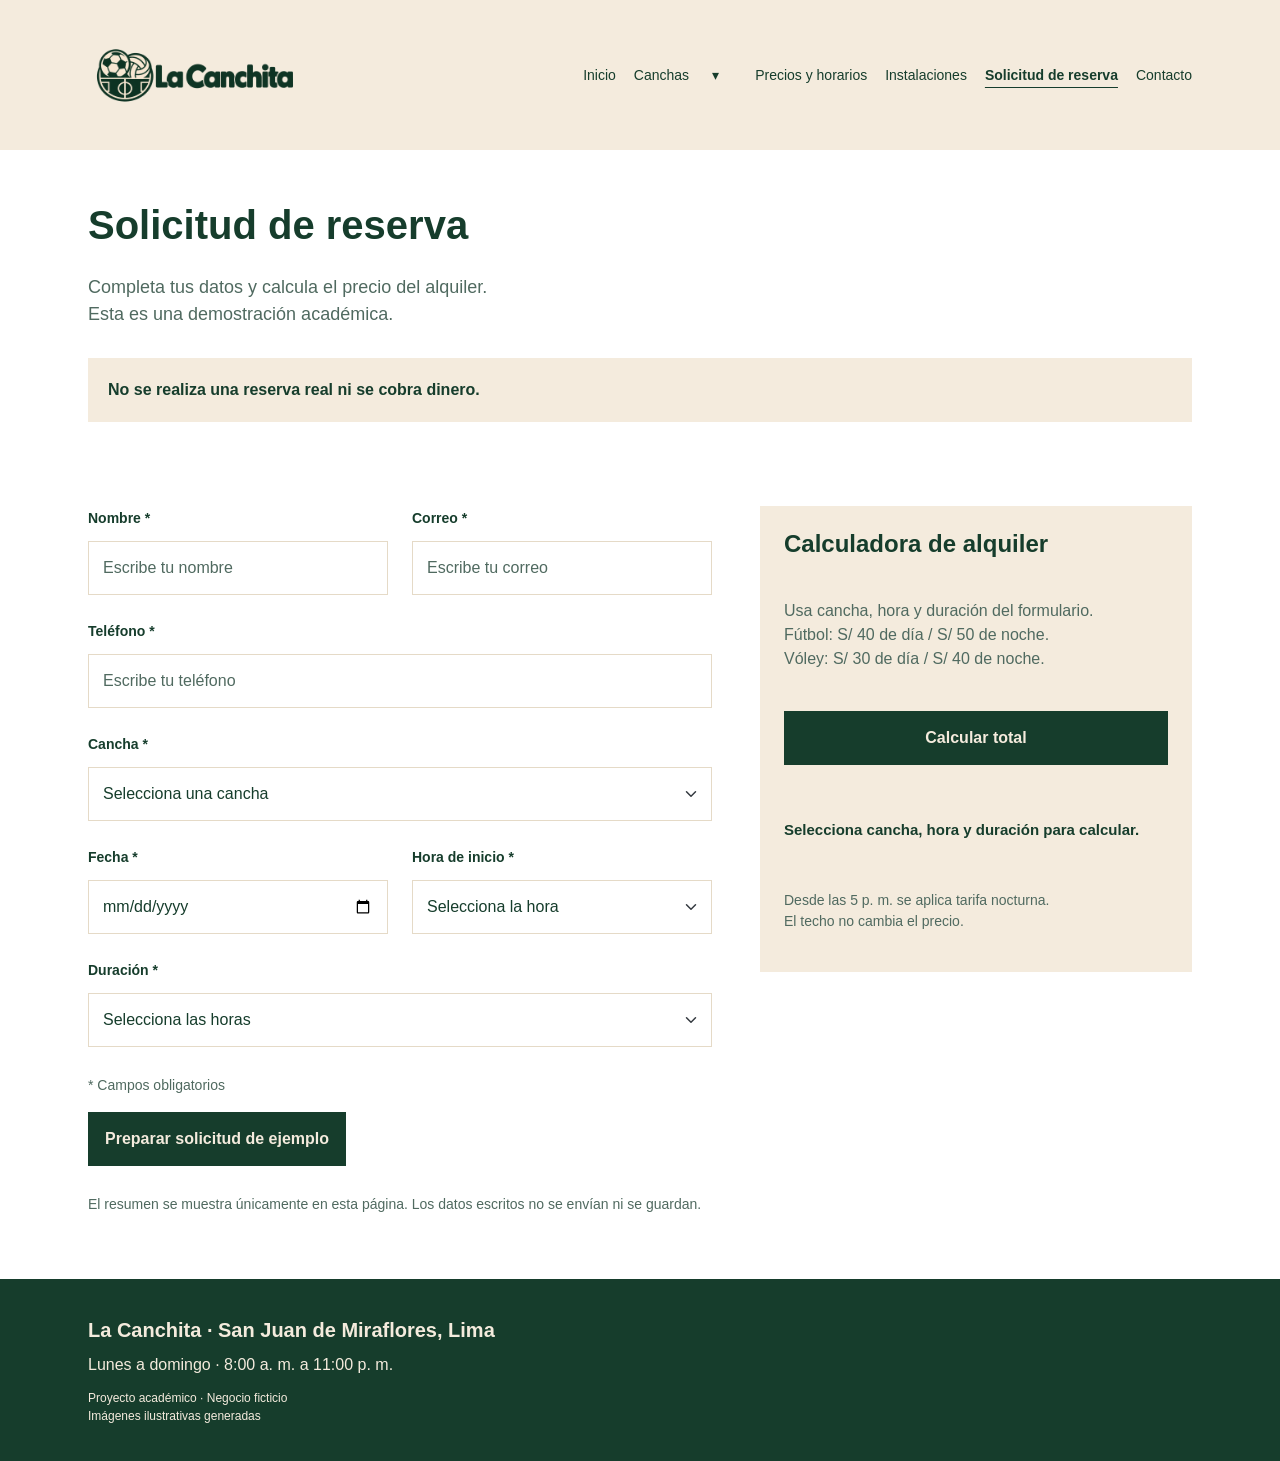
<file: solicitud-reserva.html>
<!doctype html>
<html lang="es">
  <head>
    <meta charset="UTF-8" />
    <meta name="viewport" content="width=device-width, initial-scale=1.0" />
    <title>Solicitud de reserva de ejemplo | La Canchita</title>
    <meta
      name="description"
      content="Prepara una solicitud de alquiler de ejemplo en La Canchita con tus datos, cancha y horario. Proyecto académico sin reservas reales ni pagos."
    />
    <link rel="stylesheet" href="style/bootstrap.min.css" />
    <link rel="stylesheet" href="style/estilos.css" />
    <script src="js/bootstrap.bundle.min.js" defer></script>
    <script src="js/script.js" defer></script>
  </head>
  <body>
    <a class="salto" href="#contenido">Ir al contenido</a>
    <header class="cabecera">
      <div class="container cabecera-interior">
        <a href="index.html" class="marca" aria-label="La Canchita, inicio"
          ><img src="images/logo-la-canchita.png" alt="La Canchita" width="2048" height="768"
        /></a>
        <button
          class="btn boton-menu"
          id="boton-menu"
          type="button"
          aria-controls="menu-principal"
          aria-expanded="false"
        >
          Menú <span aria-hidden="true">☰</span>
        </button>
        <nav id="menu-principal" class="navegacion" aria-label="Menú principal">
          <a href="index.html">Inicio</a>
          <div class="grupo-submenu">
            <div class="enlace-canchas">
              <a href="canchas.html">Canchas</a
              ><button
                id="boton-submenu"
                type="button"
                aria-label="Mostrar opciones de canchas"
                aria-controls="submenu-canchas"
                aria-expanded="false"
              >
                <span aria-hidden="true">▾</span>
              </button>
            </div>
            <ul id="submenu-canchas" class="submenu" hidden>
              <li><a href="canchas.html">Todas las canchas</a></li>
              <li><a href="canchas.html?deporte=futbol">Fútbol</a></li>
              <li><a href="canchas.html?deporte=voley">Vóley</a></li>
            </ul>
          </div>
          <a href="precios-horarios.html">Precios y horarios</a>
          <a href="instalaciones.html">Instalaciones</a>
          <a href="solicitud-reserva.html" aria-current="page">Solicitud de reserva</a>
          <a href="contacto.html">Contacto</a>
        </nav>
      </div>
    </header>
    <main id="contenido" tabindex="-1">
      <section class="seccion">
        <div class="container">
          <h1>Solicitud de reserva</h1>
          <p class="introduccion">
            Completa tus datos y calcula el precio del alquiler.<br />Esta es una demostración
            académica.
          </p>
          <p class="aviso-demostracion">No se realiza una reserva real ni se cobra dinero.</p>
          <div class="row g-5 solicitud-contenido">
            <div class="col-lg-7">
              <form id="formulario-reserva" aria-describedby="estado-funciones" novalidate>
                <p id="errores-formulario" class="mensaje-error" role="alert" hidden></p>
                <div class="row g-4">
                  <div class="col-md-6">
                    <label for="nombre" class="form-label">Nombre *</label
                    ><input
                      id="nombre"
                      name="nombre"
                      type="text"
                      class="form-control"
                      placeholder="Escribe tu nombre"
                      autocomplete="name"
                      required
                      aria-describedby="error-nombre"
                    />
                    <p id="error-nombre" class="mensaje-error" hidden></p>
                  </div>
                  <div class="col-md-6">
                    <label for="correo" class="form-label">Correo *</label
                    ><input
                      id="correo"
                      name="correo"
                      type="email"
                      class="form-control"
                      placeholder="Escribe tu correo"
                      autocomplete="email"
                      required
                      aria-describedby="error-correo"
                    />
                    <p id="error-correo" class="mensaje-error" hidden></p>
                  </div>
                  <div class="col-12">
                    <label for="telefono" class="form-label">Teléfono *</label
                    ><input
                      id="telefono"
                      name="telefono"
                      type="tel"
                      class="form-control"
                      placeholder="Escribe tu teléfono"
                      autocomplete="tel"
                      required
                      aria-describedby="error-telefono"
                    />
                    <p id="error-telefono" class="mensaje-error" hidden></p>
                  </div>
                  <div class="col-12">
                    <label for="cancha" class="form-label">Cancha *</label
                    ><select
                      id="cancha"
                      name="cancha"
                      class="form-select"
                      required
                      aria-describedby="error-cancha"
                    >
                      <option value="">Selecciona una cancha</option>
                      <option value="futbol-1" data-deporte="futbol">Fútbol 01 · Con techo</option>
                      <option value="futbol-2" data-deporte="futbol">Fútbol 02 · Con techo</option>
                      <option value="futbol-3" data-deporte="futbol">Fútbol 03 · Con techo</option>
                      <option value="futbol-4" data-deporte="futbol">Fútbol 04 · Con techo</option>
                      <option value="futbol-5" data-deporte="futbol">
                        Fútbol 05 · Al aire libre
                      </option>
                      <option value="futbol-6" data-deporte="futbol">
                        Fútbol 06 · Al aire libre
                      </option>
                      <option value="futbol-7" data-deporte="futbol">
                        Fútbol 07 · Al aire libre
                      </option>
                      <option value="voley-1" data-deporte="voley">Vóley 01 · Con techo</option>
                      <option value="voley-2" data-deporte="voley">Vóley 02 · Al aire libre</option>
                      <option value="voley-3" data-deporte="voley">Vóley 03 · Al aire libre</option>
                    </select>
                    <p id="error-cancha" class="mensaje-error" hidden></p>
                  </div>
                  <div class="col-md-6">
                    <label for="fecha" class="form-label">Fecha *</label
                    ><input
                      id="fecha"
                      name="fecha"
                      type="date"
                      class="form-control"
                      required
                      aria-describedby="error-fecha"
                    />
                    <p id="error-fecha" class="mensaje-error" hidden></p>
                  </div>
                  <div class="col-md-6">
                    <label for="hora" class="form-label">Hora de inicio *</label
                    ><select
                      id="hora"
                      name="hora"
                      class="form-select"
                      required
                      aria-describedby="error-hora"
                    >
                      <option value="">Selecciona la hora</option>
                      <option value="8">08:00</option>
                      <option value="9">09:00</option>
                      <option value="10">10:00</option>
                      <option value="11">11:00</option>
                      <option value="12">12:00</option>
                      <option value="13">13:00</option>
                      <option value="14">14:00</option>
                      <option value="15">15:00</option>
                      <option value="16">16:00</option>
                      <option value="17">17:00</option>
                      <option value="18">18:00</option>
                      <option value="19">19:00</option>
                      <option value="20">20:00</option>
                      <option value="21">21:00</option>
                      <option value="22">22:00</option>
                    </select>
                    <p id="error-hora" class="mensaje-error" hidden></p>
                  </div>
                  <div class="col-12">
                    <label for="duracion" class="form-label">Duración *</label
                    ><select
                      id="duracion"
                      name="duracion"
                      class="form-select"
                      required
                      aria-describedby="error-duracion"
                    >
                      <option value="">Selecciona las horas</option>
                      <option value="1">1 hora</option>
                      <option value="2">2 horas</option>
                      <option value="3">3 horas</option>
                      <option value="4">4 horas</option>
                      <option value="5">5 horas</option>
                      <option value="6">6 horas</option>
                      <option value="7">7 horas</option>
                      <option value="8">8 horas</option>
                      <option value="9">9 horas</option>
                      <option value="10">10 horas</option>
                      <option value="11">11 horas</option>
                      <option value="12">12 horas</option>
                      <option value="13">13 horas</option>
                      <option value="14">14 horas</option>
                      <option value="15">15 horas</option>
                    </select>
                    <p id="error-duracion" class="mensaje-error" hidden></p>
                  </div>
                </div>
                <p class="nota">* Campos obligatorios</p>
                <button
                  id="enviar-solicitud"
                  type="submit"
                  class="btn boton-principal"
                  aria-describedby="estado-funciones"
                >
                  Preparar solicitud de ejemplo
                </button>
                <p id="estado-funciones" class="nota">
                  El resumen se muestra únicamente en esta página. Los datos escritos no se envían
                  ni se guardan.
                </p>
              </form>
              <section
                id="confirmacion-solicitud"
                class="confirmacion-solicitud"
                aria-labelledby="titulo-confirmacion"
                hidden
                tabindex="-1"
              >
                <h2 id="titulo-confirmacion">Solicitud de ejemplo preparada</h2>
                <dl id="resumen-solicitud"></dl>
                <p>
                  No se envió ningún dato ni se confirmó disponibilidad. Esta es una demostración
                  sin reservas reales ni cobros.
                </p>
                <button id="volver-formulario" type="button" class="btn boton-principal">
                  Volver al formulario
                </button>
              </section>
            </div>
            <aside class="col-lg-5" aria-labelledby="titulo-calculadora">
              <div class="calculadora">
                <h2 id="titulo-calculadora">Calculadora de alquiler</h2>
                <p>
                  Usa cancha, hora y duración del formulario.<br />Fútbol: S/ 40 de día / S/ 50 de
                  noche.<br />Vóley: S/ 30 de día / S/ 40 de noche.
                </p>
                <button
                  id="calcular-total"
                  type="button"
                  class="btn boton-principal w-100"
                  aria-describedby="estado-funciones"
                >
                  Calcular total
                </button>
                <p
                  id="resultado-calculo"
                  class="precio resultado-calculo"
                  role="status"
                  aria-live="polite"
                >
                  Selecciona cancha, hora y duración para calcular.
                </p>
                <p class="nota">
                  Desde las 5 p. m. se aplica tarifa nocturna.<br />El techo no cambia el precio.
                </p>
              </div>
            </aside>
          </div>
        </div>
      </section>
    </main>
    <footer class="pie">
      <div class="container">
        <p class="pie-titulo">La Canchita · San Juan de Miraflores, Lima</p>
        <p>Lunes a domingo · 8:00 a. m. a 11:00 p. m.</p>
        <small>Proyecto académico · Negocio ficticio<br />Imágenes ilustrativas generadas</small>
      </div>
    </footer>
  </body>
</html>
</file>
<file: style/estilos.css>
/* Colores y presentación del negocio ficticio La Canchita. */
:root {
  --verde: #163d2c;
  --crema: #f4ebdd;
  --texto: #506a60;
}
body {
  color: var(--verde);
  font-family: Arial, sans-serif;
  line-height: 1.5;
  margin: 0;
}
.container {
  max-width: 1152px;
  padding-left: 24px;
  padding-right: 24px;
}
h1,
h2,
h3 {
  font-weight: 700;
}
h1 {
  font-size: 40px;
  line-height: 1.35;
  margin-bottom: 22px;
}
h2 {
  font-size: 30px;
  margin-bottom: 24px;
}
p {
  color: var(--texto);
}
a {
  color: var(--verde);
}
a:hover {
  color: var(--verde);
}
:focus-visible {
  outline: 3px solid #997027;
  outline-offset: 4px;
}
.salto {
  position: absolute;
  top: -70px;
  left: 20px;
  padding: 12px;
  background: white;
  z-index: 20;
}
.salto:focus {
  top: 12px;
}
.cabecera {
  background: var(--crema);
}
.cabecera-interior {
  min-height: 150px;
  display: flex;
  align-items: center;
  justify-content: space-between;
  gap: 24px;
}
.marca img {
  width: 230px;
  height: auto;
  display: block;
}
.navegacion {
  display: flex;
  align-items: center;
  gap: 36px;
}
.navegacion a {
  text-decoration: none;
  padding: 12px 0;
  display: block;
}
.navegacion a:hover,
.navegacion a[aria-current='page'] {
  text-decoration: underline;
  text-underline-offset: 7px;
}
.navegacion a[aria-current='page'] {
  font-weight: bold;
}
.boton-menu {
  display: none;
}
.grupo-submenu {
  position: relative;
}
.enlace-canchas {
  display: flex;
  align-items: center;
  gap: 4px;
}
#boton-submenu {
  border: 0;
  background: transparent;
  color: var(--verde);
  padding: 10px 12px;
  min-width: 44px;
  min-height: 44px;
}
.submenu {
  list-style: none;
  padding: 12px 20px;
  margin: 0;
  position: absolute;
  top: 100%;
  right: 0;
  min-width: 215px;
  background: white;
  box-shadow: 0 8px 24px #163d2c26;
  z-index: 10;
}
.submenu a {
  padding: 12px 0;
}
.btn {
  border-radius: 0;
  padding: 14px 16px;
  font-weight: bold;
  min-height: 48px;
  transition:
    background-color 0.18s,
    color 0.18s;
}
.boton-principal,
.filtro.activo {
  background: var(--verde);
  color: var(--crema);
  border: 1px solid var(--verde);
}
.boton-principal:hover,
.boton-principal:focus,
.filtro.activo:hover {
  background: #285a42;
  color: white;
}
.boton-secundario,
.boton-menu,
.filtro {
  background: white;
  color: var(--verde);
  border: 1px solid transparent;
}
.boton-secundario:hover,
.boton-menu:hover,
.filtro:hover {
  background: #e5dac7;
  color: var(--verde);
}
.hero {
  background: var(--crema);
  padding: 60px 0 48px;
}
.hero h1 {
  font-size: 48px;
}
.introduccion {
  font-size: 18px;
  margin-bottom: 24px;
}
.dato-hero {
  font-size: 14px;
  font-weight: bold;
  color: var(--verde);
  margin: 26px 0 0;
}
.foto-hero {
  width: 100%;
  height: 350px;
  object-fit: cover;
}
.datos {
  background: var(--verde);
  padding: 46px 0;
}
.datos h2 {
  color: var(--crema);
  font-size: 24px;
  margin-bottom: 12px;
}
.datos p {
  color: var(--crema);
  margin: 0;
}
.seccion {
  padding: 48px 0;
}
.tarjeta-deporte,
.tarjeta-cancha,
.tarjeta-tarifa {
  background: var(--crema);
  height: 100%;
}
.tarjeta-deporte img {
  width: 100%;
  height: 240px;
  object-fit: cover;
}
.tarjeta-contenido {
  padding: 24px;
}
.tarjeta-contenido h2,
.tarjeta-contenido h3 {
  font-size: 24px;
  margin-bottom: 16px;
}
.servicios {
  background: var(--crema);
  padding: 48px 0;
}
.servicios h2 {
  margin-bottom: 20px;
}
.pie {
  background: var(--verde);
  color: var(--crema);
  padding: 36px 0;
}
.pie p {
  color: var(--crema);
  margin-bottom: 8px;
}
.pie .pie-titulo {
  font-size: 20px;
  font-weight: bold;
}
.pie small {
  display: block;
  font-size: 12px;
  margin-top: 12px;
}
.filtros {
  display: flex;
  gap: 10px;
  flex-wrap: wrap;
  margin: 20px 0 16px;
}
.filtro {
  min-width: 106px;
  border-color: var(--verde);
}
#resultado-filtro {
  font-size: 14px;
  margin-bottom: 24px;
}
.tarjeta-cancha img {
  width: 100%;
  height: 180px;
  object-fit: cover;
}
.tarjeta-cancha .tarjeta-contenido {
  padding: 20px;
}
.tarjeta-cancha p {
  font-size: 14px;
  margin-bottom: 12px;
}
.precio,
.tarjeta-cancha .precio {
  color: var(--verde);
  font-weight: bold;
  font-size: 15px;
  margin-bottom: 0;
}
.cancha[hidden],
[hidden] {
  display: none !important;
}
.nota {
  font-size: 14px;
  margin-top: 28px;
}
.horario {
  background: var(--crema);
  padding: 24px;
  margin: 32px 0 40px;
}
.horario h2 {
  font-size: 24px;
  margin-bottom: 10px;
}
.horario p {
  font-size: 18px;
  margin: 0;
  color: var(--verde);
}
.tarjeta-tarifa {
  padding: 24px;
}
.tarjeta-tarifa h2 {
  font-size: 28px;
  margin-bottom: 12px;
}
.tarjeta-tarifa p {
  font-size: 14px;
  margin-bottom: 28px;
}
dl {
  margin: 0;
}
dl div {
  display: flex;
  justify-content: space-between;
  gap: 12px;
  margin-top: 24px;
}
dt,
dd {
  font-size: 18px;
}
dd {
  margin: 0;
  font-weight: bold;
}
dd span {
  font-size: 14px;
  font-weight: normal;
}
.ejemplo {
  margin-top: 44px;
}
.ejemplo h2 {
  font-size: 28px;
  margin-bottom: 16px;
}
.ejemplo ul {
  color: var(--texto);
  padding-left: 22px;
}
@media (max-width: 991px) {
  .cabecera-interior {
    min-height: 112px;
    flex-wrap: wrap;
    gap: 0;
  }
  .marca img {
    width: 180px;
  }
  .boton-menu {
    display: block;
  }
  .navegacion {
    display: none;
    width: 100%;
    flex-direction: column;
    align-items: stretch;
    gap: 0;
    padding: 0 0 20px;
  }
  .navegacion.abierto {
    display: flex;
  }
  .enlace-canchas {
    justify-content: space-between;
  }
  .grupo-submenu .submenu {
    position: static;
    box-shadow: none;
    padding-left: 24px;
  }
  .hero {
    padding: 28px 0 40px;
  }
  .hero h1 {
    font-size: 36px;
  }
  .foto-hero {
    height: 300px;
  }
}
@media (max-width: 575px) {
  h1,
  .hero h1 {
    font-size: 32px;
  }
  h2 {
    font-size: 28px;
  }
  .introduccion {
    font-size: 16px;
  }
  .foto-hero {
    height: 240px;
  }
  .datos {
    padding: 28px 0;
  }
  .seccion,
  .servicios {
    padding: 36px 0;
  }
  .tarjeta-deporte img {
    height: 190px;
  }
  .tarjeta-tarifa {
    padding: 24px;
  }
  dt,
  dd {
    font-size: 16px;
  }
  dl div {
    flex-wrap: wrap;
  }
  .pie .pie-titulo {
    font-size: 18px;
  }
}
@media (prefers-reduced-motion: reduce) {
  .btn {
    transition: none;
  }
}
/* Páginas restantes: instalaciones, solicitud y contacto. */
@media (min-width: 992px) {
  .marca img {
    width: 210px;
  }
  .navegacion {
    gap: 18px;
    font-size: 14px;
  }
}
.instalaciones-canchas,
.contacto-datos,
.solicitud-contenido {
  margin-top: 36px;
}
.servicios-instalaciones,
.contacto-solicitud {
  margin-top: 48px;
}
.bloque-informacion {
  background: var(--crema);
  padding: 24px;
  height: 100%;
  min-height: 175px;
}
.bloque-informacion h2,
.bloque-informacion h3 {
  font-size: 24px;
  margin-bottom: 32px;
}
.bloque-informacion p {
  margin-bottom: 0;
  overflow-wrap: anywhere;
}
.aviso-demostracion {
  background: var(--crema);
  color: var(--verde);
  font-weight: bold;
  padding: 20px;
  margin: 30px 0;
}
.form-label {
  font-size: 14px;
  font-weight: bold;
  margin-bottom: 12px;
}
.form-control,
.form-select {
  border-radius: 0;
  border-color: #e5dac7;
  min-height: 54px;
  padding: 12px 14px;
  color: var(--verde);
}
.form-control:focus,
.form-select:focus {
  border-color: var(--verde);
  box-shadow: 0 0 0 3px #163d2c20;
}
.form-control::placeholder {
  color: var(--texto);
  opacity: 1;
}
.calculadora {
  background: var(--crema);
  padding: 24px;
}
.calculadora h2 {
  font-size: 24px;
  margin-bottom: 40px;
}
.calculadora .btn {
  margin-top: 24px;
}
.resultado-calculo {
  margin-top: 32px;
  margin-bottom: 48px;
}
.btn:disabled {
  opacity: 0.65;
  cursor: not-allowed;
}
@media (max-width: 575px) {
  .bloque-informacion {
    min-height: 185px;
  }
  .servicios-instalaciones,
  .contacto-solicitud {
    margin-top: 36px;
  }
}
/* Estados de la solicitud de ejemplo. */
.mensaje-error {
  color: #b33a32;
  font-size: 14px;
  margin: 8px 0 0;
}
#errores-formulario {
  margin-bottom: 24px;
}
.resultado-calculo {
  white-space: pre-line;
}
.confirmacion-solicitud {
  background: var(--crema);
  padding: 24px;
  margin-top: 36px;
  overflow-wrap: anywhere;
}
.confirmacion-solicitud h2 {
  font-size: 28px;
}
#resumen-solicitud div {
  display: block;
  margin: 0 0 16px;
}
#resumen-solicitud dt {
  font-size: 14px;
  margin-bottom: 4px;
}
#resumen-solicitud dd {
  font-size: 16px;
  font-weight: normal;
}

/* Galería y video de instalaciones. */
.multimedia-instalaciones {
  margin-top: 48px;
}
.foto-galeria {
  margin: 0;
  background: var(--crema);
}
.foto-galeria img {
  display: block;
  width: 100%;
  height: auto;
  aspect-ratio: 3 / 2;
  object-fit: cover;
}
.foto-galeria figcaption {
  padding: 16px;
  font-weight: bold;
}
.foto-galeria a:focus-visible {
  display: block;
  outline: 3px solid var(--verde);
  outline-offset: 4px;
}
.video-canchas {
  display: block;
  width: 100%;
  height: auto;
  aspect-ratio: 16 / 9;
  background: var(--verde);
  margin: 24px 0 16px;
}
</file>
